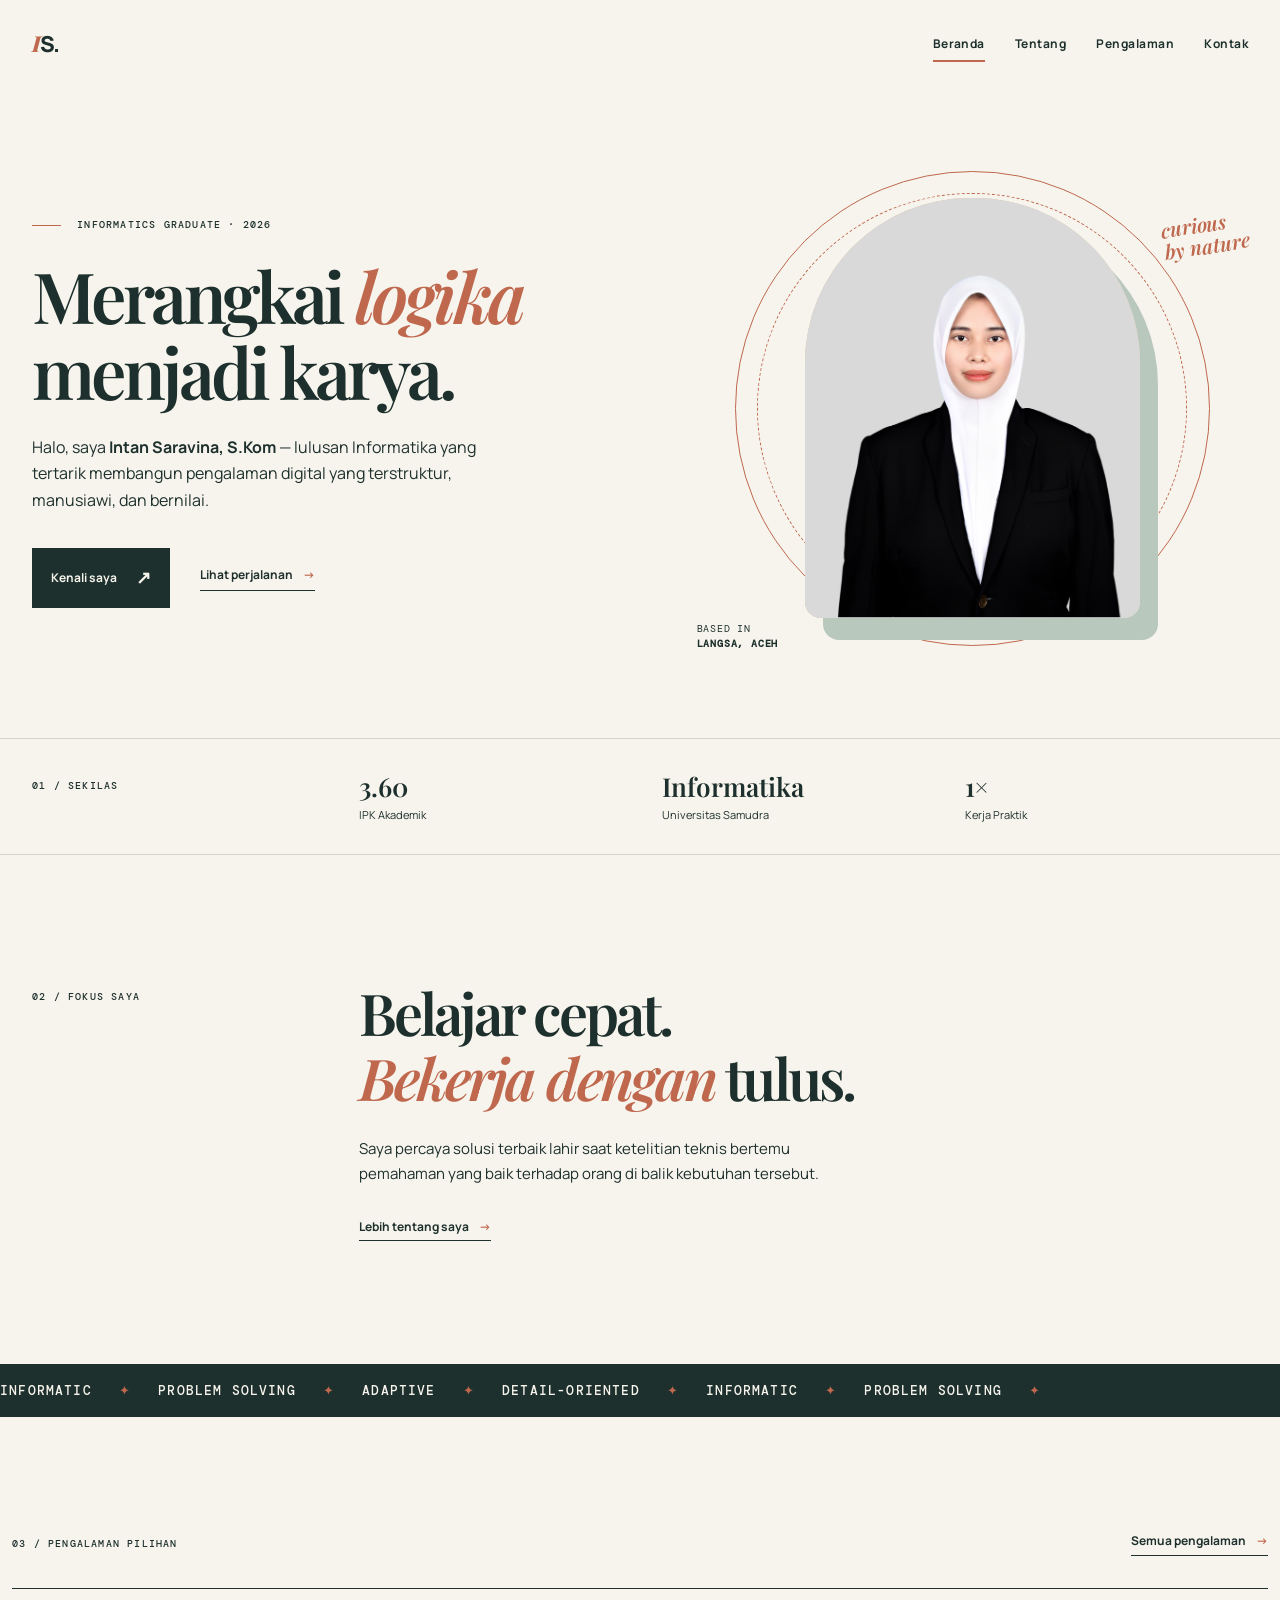
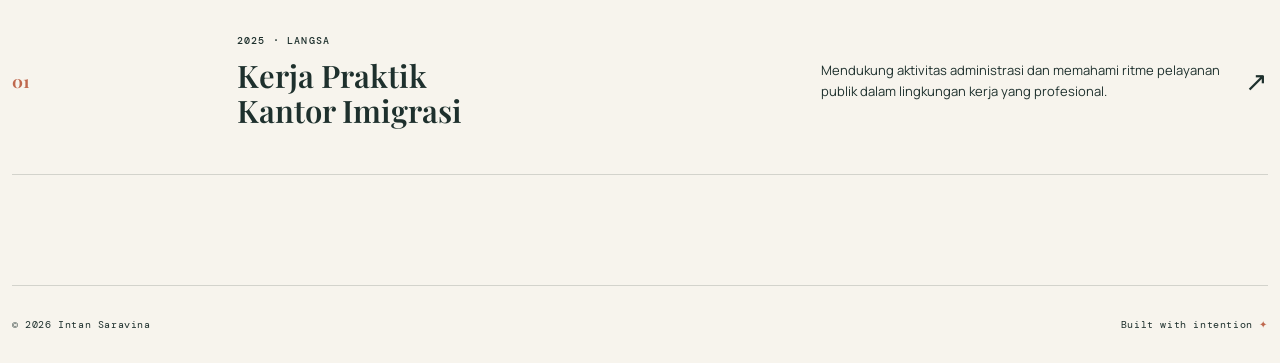
<file: index.html>
<!DOCTYPE html>
<html lang="id">
<head>
  <meta charset="UTF-8" />
  <meta name="viewport" content="width=device-width, initial-scale=1.0" />
  <meta name="description" content="Portofolio Intan Saravina, S.Kom — Informatika Universitas Samudra." />
  <title>Intan Saravina, S.Kom — Portfolio</title>
  <link rel="preconnect" href="https://fonts.googleapis.com" />
  <link rel="preconnect" href="https://fonts.gstatic.com" crossorigin />
  <link href="https://fonts.googleapis.com/css2?family=DM+Mono:wght@400;500&family=Manrope:wght@400;500;600;700;800&family=Playfair+Display:ital,wght@0,600;0,700;1,600&display=swap" rel="stylesheet" />
  <link rel="stylesheet" href="assets/css/style.css" />
</head>
<body>
  <div class="cursor-glow" aria-hidden="true"></div>
  <header class="site-header">
    <a class="brand" href="index.html" aria-label="Beranda Intan Saravina"><span>I</span>S.</a>
    <button class="menu-toggle" aria-label="Buka navigasi" aria-expanded="false"><i></i><i></i></button>
    <nav class="nav-links" aria-label="Navigasi utama">
      <a class="active" href="index.html">Beranda</a><a href="tentang.html">Tentang</a><a href="pengalaman.html">Pengalaman</a><a href="kontak.html">Kontak</a>
    </nav>
  </header>
  <main>
    <section class="hero">
      <div class="hero-copy reveal">
        <p class="eyebrow"><span></span> Informatics Graduate · 2026</p>
        <h1>Merangkai <em>logika</em><br />menjadi karya.</h1>
        <p class="hero-intro">Halo, saya <strong>Intan Saravina, S.Kom</strong> — lulusan Informatika yang tertarik membangun pengalaman digital yang terstruktur, manusiawi, dan bernilai.</p>
        <div class="hero-actions"><a class="button button-dark" href="tentang.html">Kenali saya <b>↗</b></a><a class="text-link" href="pengalaman.html">Lihat perjalanan <span>→</span></a></div>
      </div>
      <div class="hero-portrait reveal delay-1">
        <div class="portrait-orbit orbit-one"></div><div class="portrait-orbit orbit-two"></div>
        <div class="portrait-card">
          <img class="profile-photo" src="assets/images/intan-saravina.png" alt="Foto Intan Saravina" onerror="this.remove()" style="position:absolute;inset:0;width:100%;height:100%;object-fit:cover;z-index:3" />
          <div class="portrait-placeholder" role="img" aria-label="Ilustrasi fallback foto Intan Saravina"><div class="portrait-hair"></div><div class="portrait-face"></div><div class="portrait-neck"></div><div class="portrait-jacket"></div></div>
        </div>
        <span class="portrait-note">BASED IN<br /><b>LANGSA, ACEH</b></span>
        <span class="scribble">curious<br />by nature</span>
      </div>
    </section>
    <section class="quick-facts reveal">
      <p class="section-label">01 / Sekilas</p>
      <div class="facts-grid"><div><strong>3.60</strong><span>IPK Akademik</span></div><div><strong>Informatika</strong><span>Universitas Samudra</span></div><div><strong>1×</strong><span>Kerja Praktik</span></div></div>
    </section>
    <section class="feature-split reveal">
      <p class="section-label">02 / Fokus saya</p>
      <div><h2>Belajar cepat.<br /><em>Bekerja dengan</em> tulus.</h2><p>Saya percaya solusi terbaik lahir saat ketelitian teknis bertemu pemahaman yang baik terhadap orang di balik kebutuhan tersebut.</p><a class="text-link" href="tentang.html">Lebih tentang saya <span>→</span></a></div>
    </section>
    <section class="marquee" aria-label="Keahlian"><div>INFORMATIC <i>✦</i> PROBLEM SOLVING <i>✦</i> ADAPTIVE <i>✦</i> DETAIL-ORIENTED <i>✦</i> INFORMATIC <i>✦</i> PROBLEM SOLVING <i>✦</i></div></section>
    <section class="work-preview reveal"><div class="work-heading"><p class="section-label">03 / Pengalaman pilihan</p><a class="text-link" href="pengalaman.html">Semua pengalaman <span>→</span></a></div><article class="experience-card"><div class="experience-number">01</div><div><p class="eyebrow">2025 · LANGSA</p><h3>Kerja Praktik<br />Kantor Imigrasi</h3></div><p class="card-copy">Mendukung aktivitas administrasi dan memahami ritme pelayanan publik dalam lingkungan kerja yang profesional.</p><a href="pengalaman.html" aria-label="Detail kerja praktik">↗</a></article></section>
  </main>
  <footer class="site-footer"><p>© 2026 Intan Saravina</p><p>Built with intention <span>✦</span></p></footer>
  <script src="assets/js/main.js"></script>
</body>
</html>
</file>
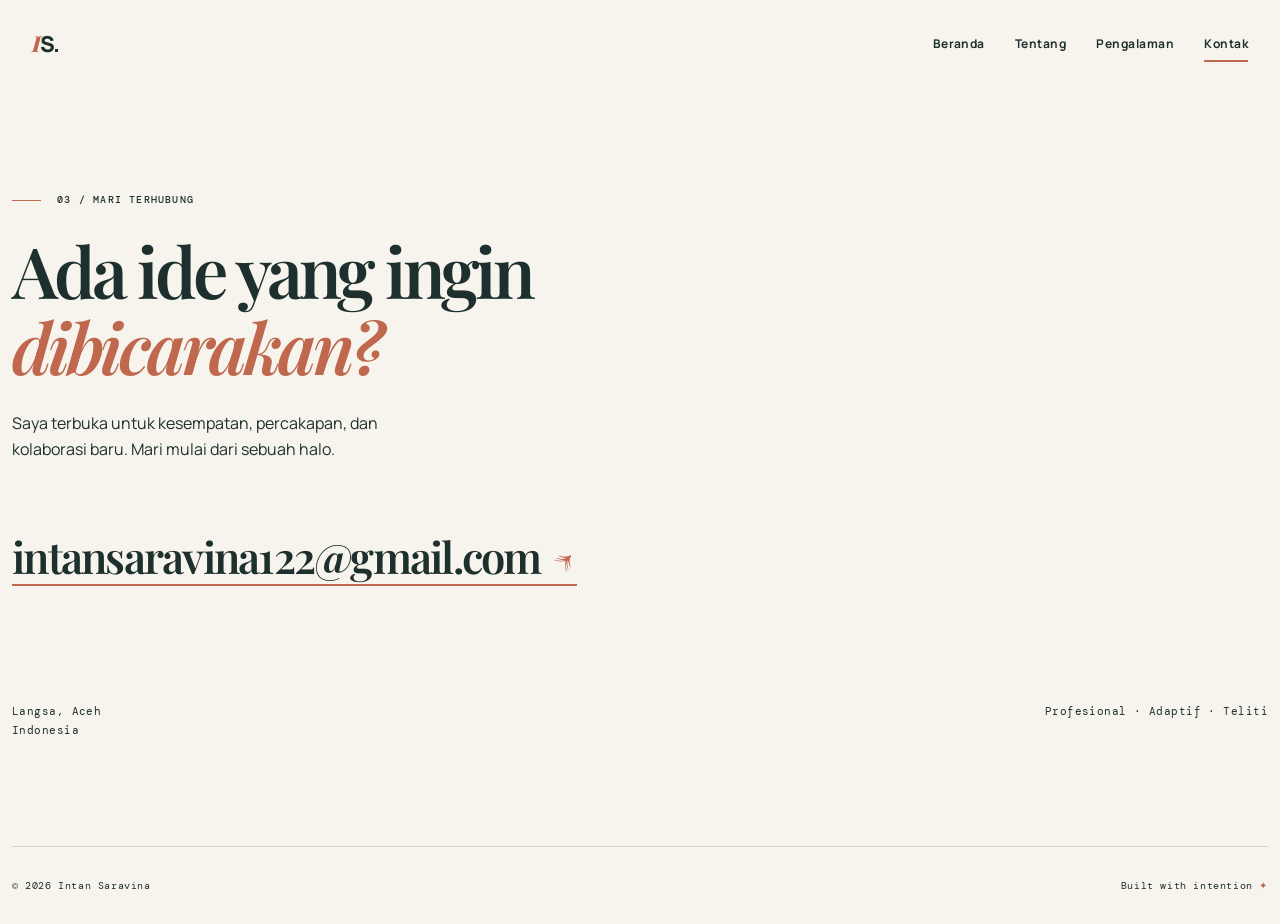
<file: kontak.html>
<!DOCTYPE html><html lang="id"><head><meta charset="UTF-8"/><meta name="viewport" content="width=device-width, initial-scale=1.0"/><title>Kontak — Intan Saravina</title><link rel="preconnect" href="https://fonts.googleapis.com"/><link rel="preconnect" href="https://fonts.gstatic.com" crossorigin/><link href="https://fonts.googleapis.com/css2?family=DM+Mono:wght@400;500&family=Manrope:wght@400;500;600;700;800&family=Playfair+Display:ital,wght@0,600;0,700;1,600&display=swap" rel="stylesheet"/><link rel="stylesheet" href="assets/css/style.css"/></head><body><header class="site-header"><a class="brand" href="index.html"><span>I</span>S.</a><button class="menu-toggle" aria-label="Buka navigasi" aria-expanded="false"><i></i><i></i></button><nav class="nav-links"><a href="index.html">Beranda</a><a href="tentang.html">Tentang</a><a href="pengalaman.html">Pengalaman</a><a class="active" href="kontak.html">Kontak</a></nav></header><main class="contact-page"><p class="eyebrow reveal"><span></span> 03 / Mari terhubung</p><h1 class="reveal">Ada ide yang ingin<br/><em>dibicarakan?</em></h1><p class="contact-intro reveal">Saya terbuka untuk kesempatan, percakapan, dan kolaborasi baru. Mari mulai dari sebuah halo.</p><a class="email-link reveal" href="mailto:intansaravina122@gmail.com">intansaravina122@gmail.com <span>↗</span></a><div class="contact-bottom reveal"><p>Langsa, Aceh<br/>Indonesia</p><p>Profesional · Adaptif · Teliti</p></div></main><footer class="site-footer"><p>© 2026 Intan Saravina</p><p>Built with intention <span>✦</span></p></footer><script src="assets/js/main.js"></script></body></html>
</file>
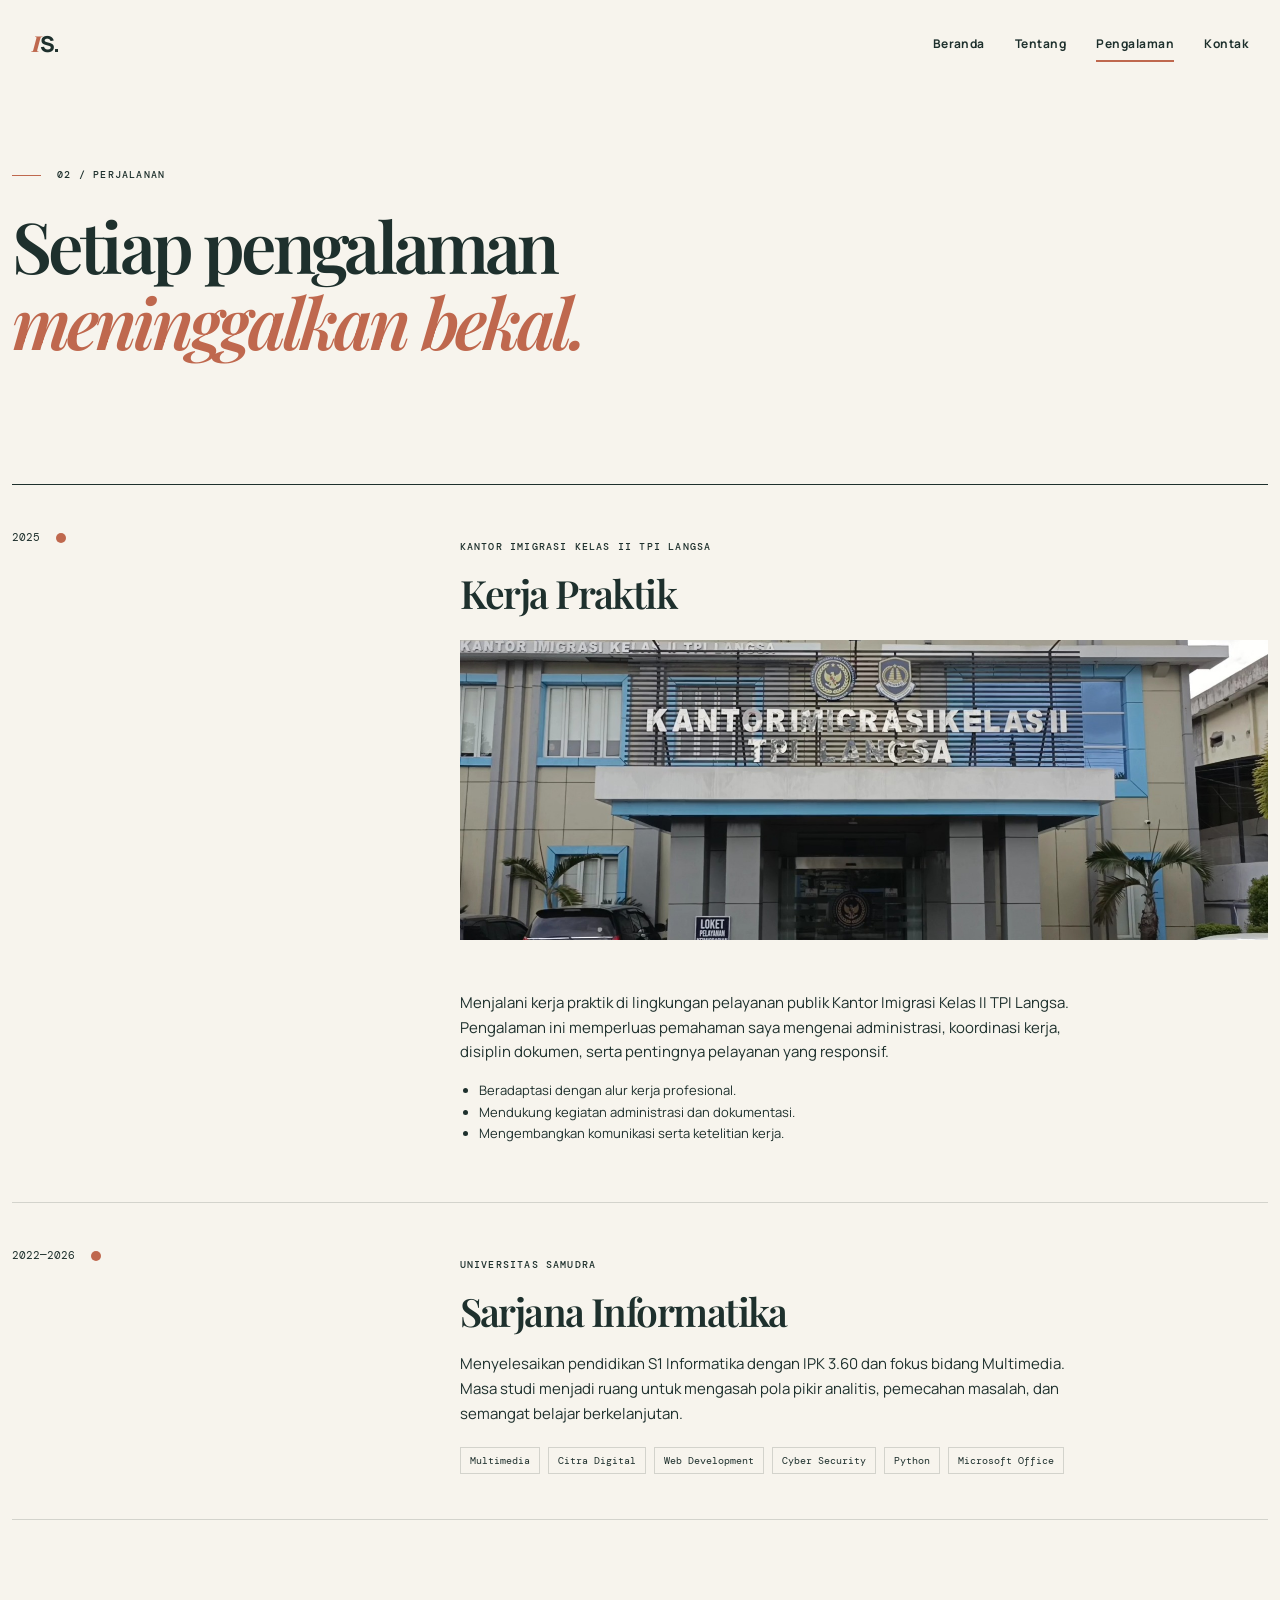
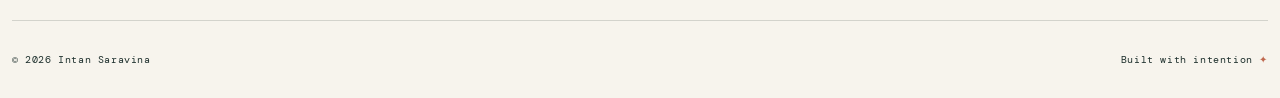
<file: pengalaman.html>
<!DOCTYPE html><html lang="id"><head><meta charset="UTF-8"/><meta name="viewport" content="width=device-width, initial-scale=1.0"/><title>Pengalaman — Intan Saravina</title><link rel="preconnect" href="https://fonts.googleapis.com"/><link rel="preconnect" href="https://fonts.gstatic.com" crossorigin/><link href="https://fonts.googleapis.com/css2?family=DM+Mono:wght@400;500&family=Manrope:wght@400;500;600;700;800&family=Playfair+Display:ital,wght@0,600;0,700;1,600&display=swap" rel="stylesheet"/><link rel="stylesheet" href="assets/css/style.css"/><style>.experience-image{width:100%;height:300px;object-fit:cover;margin:8px 0 28px}.timeline-content .skill-cloud{display:flex;flex-wrap:wrap;gap:8px;margin-top:20px}.timeline-content .skill-cloud span{border:1px solid var(--line);padding:6px 9px;font:10px var(--mono)}@media(max-width:760px){.experience-image{height:210px}}</style></head><body><header class="site-header"><a class="brand" href="index.html"><span>I</span>S.</a><button class="menu-toggle" aria-label="Buka navigasi" aria-expanded="false"><i></i><i></i></button><nav class="nav-links"><a href="index.html">Beranda</a><a href="tentang.html">Tentang</a><a class="active" href="pengalaman.html">Pengalaman</a><a href="kontak.html">Kontak</a></nav></header><main class="page"><section class="page-hero reveal"><p class="eyebrow"><span></span> 02 / Perjalanan</p><h1>Setiap pengalaman<br/><em>meninggalkan bekal.</em></h1></section><section class="timeline reveal"><article><div class="timeline-meta"><span>2025</span><i></i></div><div class="timeline-content"><p class="eyebrow">KANTOR IMIGRASI KELAS II TPI LANGSA</p><h2>Kerja Praktik</h2><img class="experience-image" src="assets/images/kantor-imigrasi-langsa.png" alt="Kantor Imigrasi Kelas II TPI Langsa"/><p>Menjalani kerja praktik di lingkungan pelayanan publik Kantor Imigrasi Kelas II TPI Langsa. Pengalaman ini memperluas pemahaman saya mengenai administrasi, koordinasi kerja, disiplin dokumen, serta pentingnya pelayanan yang responsif.</p><ul><li>Beradaptasi dengan alur kerja profesional.</li><li>Mendukung kegiatan administrasi dan dokumentasi.</li><li>Mengembangkan komunikasi serta ketelitian kerja.</li></ul></div></article><article><div class="timeline-meta"><span>2022—2026</span><i></i></div><div class="timeline-content"><p class="eyebrow">UNIVERSITAS SAMUDRA</p><h2>Sarjana Informatika</h2><p>Menyelesaikan pendidikan S1 Informatika dengan IPK 3.60 dan fokus bidang Multimedia. Masa studi menjadi ruang untuk mengasah pola pikir analitis, pemecahan masalah, dan semangat belajar berkelanjutan.</p><div class="skill-cloud"><span>Multimedia</span><span>Citra Digital</span><span>Web Development</span><span>Cyber Security</span><span>Python</span><span>Microsoft Office</span></div></div></article></section></main><footer class="site-footer"><p>© 2026 Intan Saravina</p><p>Built with intention <span>✦</span></p></footer><script src="assets/js/main.js"></script></body></html>
</file>
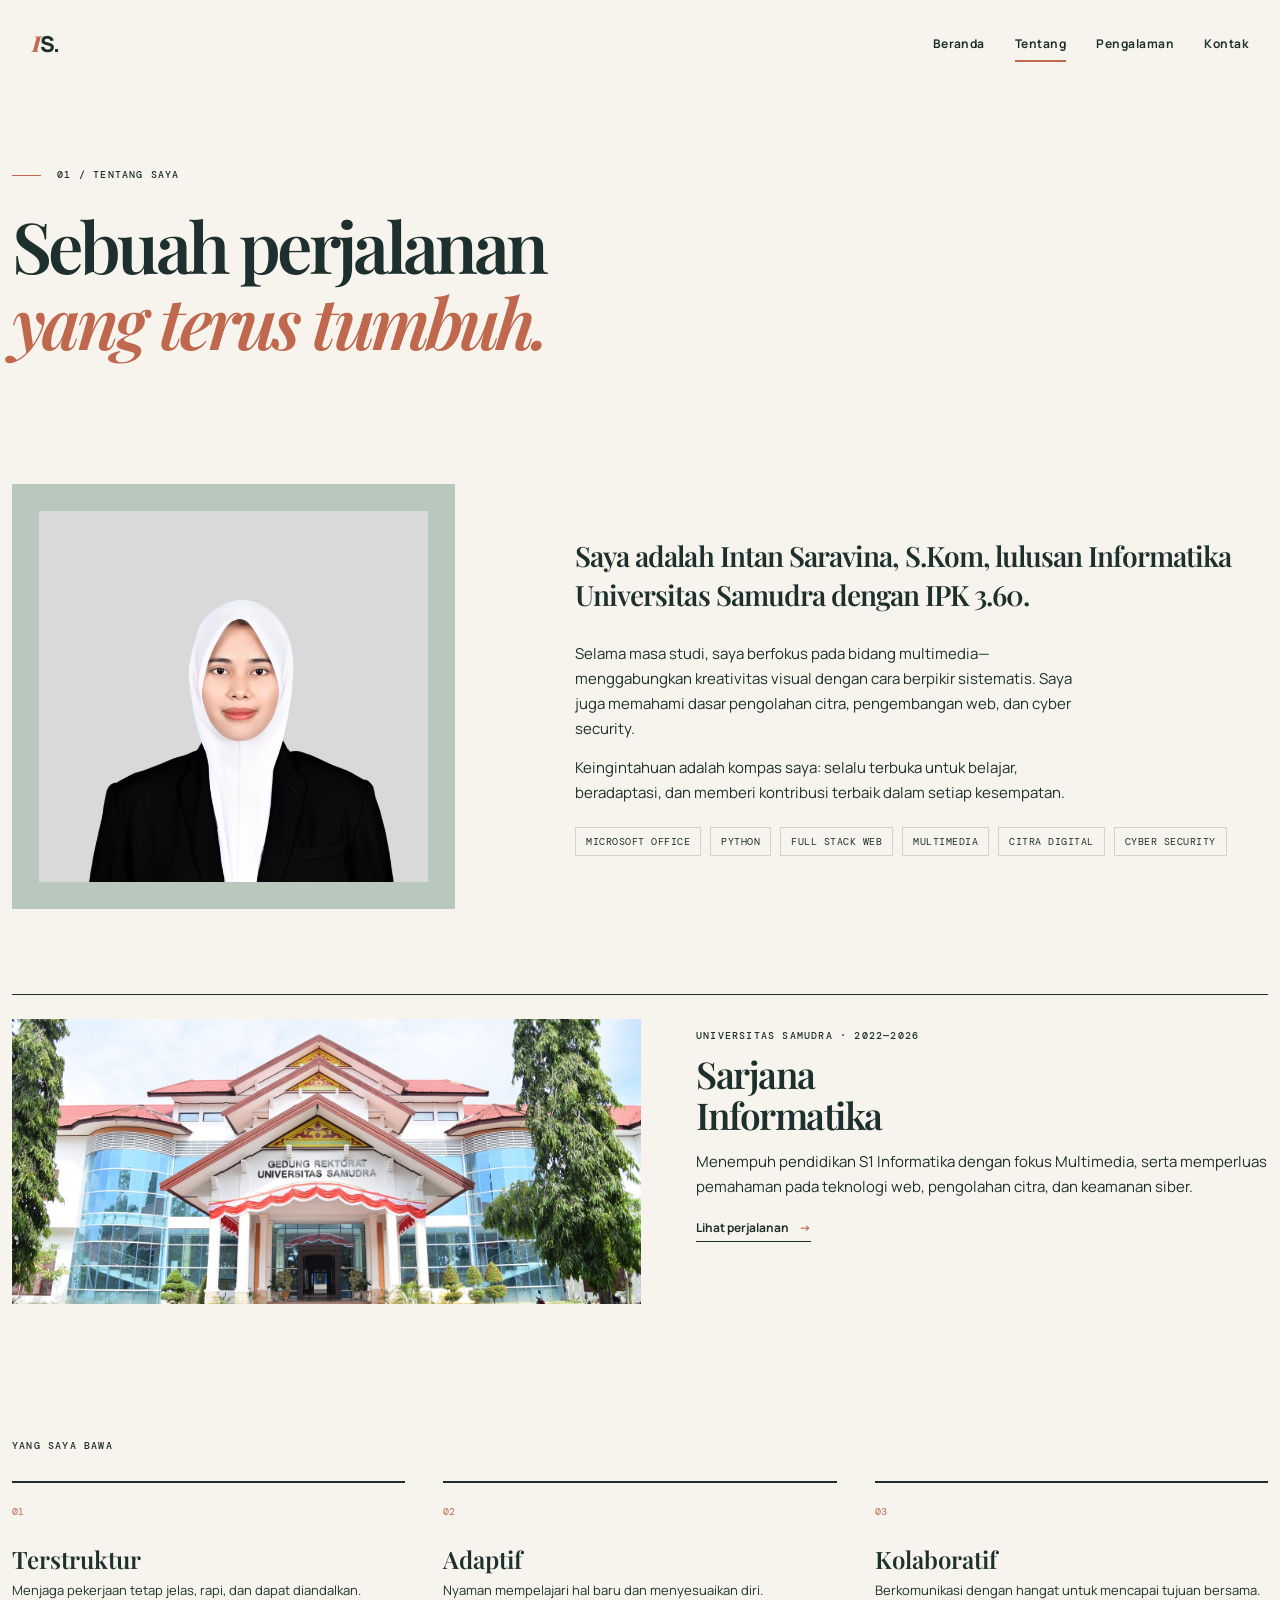
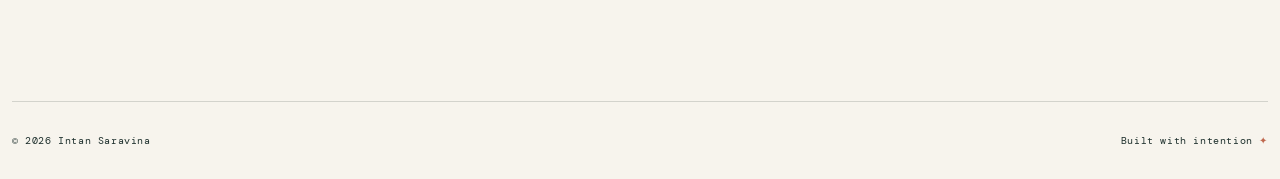
<file: tentang.html>
<!DOCTYPE html>
<html lang="id"><head><meta charset="UTF-8"/><meta name="viewport" content="width=device-width, initial-scale=1.0"/><title>Tentang — Intan Saravina</title><link rel="preconnect" href="https://fonts.googleapis.com"/><link rel="preconnect" href="https://fonts.gstatic.com" crossorigin/><link href="https://fonts.googleapis.com/css2?family=DM+Mono:wght@400;500&family=Manrope:wght@400;500;600;700;800&family=Playfair+Display:ital,wght@0,600;0,700;1,600&display=swap" rel="stylesheet"/><link rel="stylesheet" href="assets/css/style.css"/><style>.about-photo{width:100%;height:100%;object-fit:cover;object-position:center top}.profile-frame{height:425px;background:var(--sage);padding:27px}.education-card{margin-top:85px;padding-top:24px;border-top:1px solid var(--ink);display:grid;grid-template-columns:1.1fr 1fr;gap:55px}.education-card img{width:100%;height:285px;object-fit:cover}.education-card h2{font:600 37px/1.1 var(--serif);letter-spacing:-.04em;margin:11px 0}.skill-cloud{display:flex;flex-wrap:wrap;gap:9px;margin-top:21px}.skill-cloud span{border:1px solid var(--line);padding:7px 10px;font:10px var(--mono);letter-spacing:.05em}@media(max-width:760px){.profile-frame{height:365px}.education-card{grid-template-columns:1fr;gap:22px;margin-top:60px}.education-card img{height:220px}}</style></head><body><header class="site-header"><a class="brand" href="index.html"><span>I</span>S.</a><button class="menu-toggle" aria-label="Buka navigasi" aria-expanded="false"><i></i><i></i></button><nav class="nav-links"><a href="index.html">Beranda</a><a class="active" href="tentang.html">Tentang</a><a href="pengalaman.html">Pengalaman</a><a href="kontak.html">Kontak</a></nav></header><main class="page"><section class="page-hero reveal"><p class="eyebrow"><span></span> 01 / Tentang saya</p><h1>Sebuah perjalanan<br/><em>yang terus tumbuh.</em></h1></section><section class="about-grid reveal"><div class="profile-frame"><img class="about-photo" src="assets/images/intan-saravina.png" alt="Intan Saravina"/></div><div><p class="lead">Saya adalah Intan Saravina, S.Kom, lulusan Informatika Universitas Samudra dengan IPK 3.60.</p><p>Selama masa studi, saya berfokus pada bidang multimedia—menggabungkan kreativitas visual dengan cara berpikir sistematis. Saya juga memahami dasar pengolahan citra, pengembangan web, dan cyber security.</p><p>Keingintahuan adalah kompas saya: selalu terbuka untuk belajar, beradaptasi, dan memberi kontribusi terbaik dalam setiap kesempatan.</p><div class="skill-cloud" aria-label="Keahlian"><span>MICROSOFT OFFICE</span><span>PYTHON</span><span>FULL STACK WEB</span><span>MULTIMEDIA</span><span>CITRA DIGITAL</span><span>CYBER SECURITY</span></div></div></section><section class="education-card reveal"><img src="assets/images/universitas-samudra.png" alt="Universitas Samudra"/><div><p class="eyebrow">UNIVERSITAS SAMUDRA · 2022—2026</p><h2>Sarjana<br/>Informatika</h2><p>Menempuh pendidikan S1 Informatika dengan fokus Multimedia, serta memperluas pemahaman pada teknologi web, pengolahan citra, dan keamanan siber.</p><a class="text-link" href="pengalaman.html">Lihat perjalanan <span>→</span></a></div></section><section class="values reveal"><p class="section-label">Yang saya bawa</p><div class="values-grid"><article><b>01</b><h3>Terstruktur</h3><p>Menjaga pekerjaan tetap jelas, rapi, dan dapat diandalkan.</p></article><article><b>02</b><h3>Adaptif</h3><p>Nyaman mempelajari hal baru dan menyesuaikan diri.</p></article><article><b>03</b><h3>Kolaboratif</h3><p>Berkomunikasi dengan hangat untuk mencapai tujuan bersama.</p></article></div></section></main><footer class="site-footer"><p>© 2026 Intan Saravina</p><p>Built with intention <span>✦</span></p></footer><script src="assets/js/main.js"></script></body></html>
</file>
<file: assets/css/style.css>
:root{--ink:#1e302d;--cream:#f7f4ed;--paper:#eeeadf;--clay:#bf684e;--sage:#b8c8bd;--line:rgba(30,48,45,.17);--mono:'DM Mono',monospace;--sans:'Manrope',sans-serif;--serif:'Playfair Display',serif}*{box-sizing:border-box}html{scroll-behavior:smooth}body{margin:0;background:var(--cream);color:var(--ink);font-family:var(--sans);font-size:15px;line-height:1.65}.site-header{height:88px;max-width:1320px;margin:auto;padding:0 32px;display:flex;align-items:center;justify-content:space-between}.brand{font-size:22px;font-weight:800;color:var(--ink);text-decoration:none;letter-spacing:-1px}.brand span{font-family:var(--serif);font-style:italic;color:var(--clay)}.nav-links{display:flex;gap:30px}.nav-links a{font-size:12px;font-weight:700;letter-spacing:.04em;text-decoration:none;color:var(--ink);position:relative;padding:8px 0}.nav-links a:after{content:'';height:2px;position:absolute;left:0;bottom:0;background:var(--clay);width:0;transition:.25s}.nav-links a.active:after,.nav-links a:hover:after{width:100%}.menu-toggle{display:none}.hero{min-height:650px;max-width:1320px;margin:auto;padding:58px 32px 68px;display:grid;grid-template-columns:1.05fr .95fr;align-items:center;gap:55px}.eyebrow,.section-label{font:500 10px/1.4 var(--mono);letter-spacing:.12em;text-transform:uppercase}.eyebrow span{display:inline-block;width:29px;border-top:1px solid var(--clay);vertical-align:middle;margin-right:9px}.hero h1,.page-hero h1,.contact-page h1{font:600 clamp(48px,5.5vw,82px)/1.08 var(--serif);letter-spacing:-.055em;margin:25px 0}.hero h1 em,.page-hero h1 em,.contact-page h1 em{font-weight:600;color:var(--clay)}.hero-intro{max-width:500px;font-size:16px}.hero-actions{display:flex;align-items:center;gap:30px;margin-top:35px}.button{display:inline-flex;gap:19px;align-items:center;text-decoration:none;padding:15px 19px;font-weight:700;font-size:12px}.button-dark{background:var(--ink);color:var(--cream)}.button b{font-size:18px}.text-link{color:var(--ink);text-decoration:none;font-weight:700;font-size:12px;border-bottom:1px solid var(--ink);padding-bottom:5px}.text-link span{color:var(--clay);margin-left:8px}.hero-portrait{height:500px;position:relative;display:flex;align-items:center;justify-content:center}.portrait-card{height:420px;width:335px;background:#d8cbbb;border-radius:165px 165px 16px 16px;overflow:hidden;position:relative;z-index:1;box-shadow:18px 22px 0 var(--sage)}.portrait-placeholder{height:100%;position:relative;overflow:hidden;background:linear-gradient(130deg,#d7c2a4,#f5e9d4)}.portrait-placeholder:after{content:'';position:absolute;inset:0;background:linear-gradient(180deg,transparent 60%,rgba(40,30,25,.08))}.portrait-hair{position:absolute;background:#29201d;border-radius:52% 52% 38% 40%;width:185px;height:235px;top:67px;left:75px}.portrait-face{position:absolute;width:130px;height:165px;background:#bc7c58;border-radius:45% 45% 46% 46%;top:104px;left:102px;z-index:2}.portrait-face:after{content:'';position:absolute;left:24px;top:70px;width:77px;height:19px;border-bottom:3px solid #714333;border-radius:50%}.portrait-neck{position:absolute;width:53px;height:70px;background:#b87552;top:240px;left:140px;z-index:1}.portrait-jacket{position:absolute;width:265px;height:190px;background:#ece5db;bottom:-25px;left:35px;z-index:2;border-radius:47% 47% 0 0}.portrait-jacket:after{content:'';position:absolute;left:106px;top:0;height:190px;border-left:1px solid #b9aa98;transform:rotate(24deg)}.portrait-orbit{position:absolute;border:1px solid var(--clay);border-radius:50%;z-index:0}.orbit-one{height:475px;width:475px;animation:spin 20s linear infinite}.orbit-two{height:430px;width:430px;border-style:dashed;animation:spin 14s linear infinite reverse}.portrait-note{position:absolute;bottom:7px;left:0;font:10px/1.5 var(--mono);letter-spacing:.08em;z-index:2}.scribble{position:absolute;right:0;top:55px;font:italic 600 20px/1.1 var(--serif);color:var(--clay);transform:rotate(-9deg);z-index:2}.quick-facts{border-top:1px solid var(--line);border-bottom:1px solid var(--line);padding:30px max(32px,calc((100vw - 1256px)/2));display:grid;grid-template-columns:1fr 3fr;gap:30px}.facts-grid{display:grid;grid-template-columns:repeat(3,1fr);gap:20px}.facts-grid div{display:grid;gap:2px}.facts-grid strong{font:600 26px var(--serif)}.facts-grid span{font-size:11px}.feature-split{padding:125px max(32px,calc((100vw - 1256px)/2));display:grid;grid-template-columns:1fr 3fr;gap:30px}.feature-split>div{max-width:690px}.feature-split h2{font:600 clamp(35px,4.5vw,59px)/1.13 var(--serif);letter-spacing:-.05em;margin:0}.feature-split h2 em{color:var(--clay)}.feature-split p:not(.section-label){max-width:500px;margin:27px 0}.marquee{overflow:hidden;white-space:nowrap;background:var(--ink);color:var(--cream);padding:18px 0;font:500 13px var(--mono);letter-spacing:.09em}.marquee div{animation:marquee 22s linear infinite;display:inline-block}.marquee i{font-style:normal;color:var(--clay);padding:0 18px}.work-preview{max-width:1256px;margin:auto;padding:110px 0}.work-heading{display:flex;justify-content:space-between;align-items:center;margin-bottom:27px}.experience-card{border-top:1px solid var(--ink);border-bottom:1px solid var(--line);padding:35px 0;display:grid;grid-template-columns:.5fr 1.4fr 1fr auto;gap:25px;align-items:center}.experience-number{font:700 17px var(--serif);color:var(--clay)}.experience-card h3{font:600 31px/1.15 var(--serif);margin:10px 0}.card-copy{font-size:13px}.experience-card>a{font-size:27px;color:var(--ink);text-decoration:none}.site-footer{max-width:1256px;margin:auto;border-top:1px solid var(--line);padding:22px 0;display:flex;justify-content:space-between;font:10px var(--mono);letter-spacing:.06em}.site-footer span{color:var(--clay)}.page{max-width:1256px;margin:auto;padding:55px 0 100px}.page-hero{padding:15px 0 100px}.about-grid{display:grid;grid-template-columns:.8fr 1.25fr;gap:120px;align-items:center}.about-portrait{height:425px;background:var(--sage);padding:27px}.portrait-placeholder.small{height:100%;background:linear-gradient(145deg,#d8c5ad,#eee4d4)}.lead{font:600 28px/1.38 var(--serif);letter-spacing:-.035em;margin-top:0}.about-grid p:not(.lead){max-width:520px}.values{margin-top:135px}.values-grid{display:grid;grid-template-columns:repeat(3,1fr);gap:38px;margin-top:28px}.values-grid article{border-top:2px solid var(--ink);padding-top:15px}.values-grid b{font:10px var(--mono);color:var(--clay)}.values-grid h3{font:600 24px var(--serif);margin:20px 0 5px}.values-grid p{font-size:13px;margin:0}.timeline{border-top:1px solid var(--ink)}.timeline article{display:grid;grid-template-columns:1fr 2.2fr;gap:80px;border-bottom:1px solid var(--line);padding:45px 0}.timeline-meta{font:11px var(--mono);display:flex;gap:16px}.timeline-meta i{height:10px;width:10px;background:var(--clay);border-radius:50%;margin-top:3px}.timeline-content h2{font:600 39px var(--serif);letter-spacing:-.04em;margin:13px 0}.timeline-content>p:not(.eyebrow){max-width:630px}.timeline-content ul{padding-left:19px;font-size:13px}.contact-page{max-width:1256px;min-height:650px;margin:auto;padding:95px 0}.contact-page h1{margin-bottom:26px}.contact-intro{max-width:410px;font-size:16px}.email-link{display:block;width:max-content;max-width:100%;font:600 clamp(22px,3.4vw,47px)/1.3 var(--serif);letter-spacing:-.04em;color:var(--ink);text-decoration:none;border-bottom:2px solid var(--clay);margin-top:65px}.email-link span{color:var(--clay)}.contact-bottom{display:flex;justify-content:space-between;margin-top:105px;font:11px/1.7 var(--mono);letter-spacing:.04em}.reveal{opacity:0;transform:translateY(20px);transition:opacity .75s ease,transform .75s ease}.reveal.visible{opacity:1;transform:none}.delay-1{transition-delay:.13s}@keyframes spin{to{transform:rotate(360deg)}}@keyframes marquee{to{transform:translateX(-50%)}}@media(max-width:760px){.site-header{height:74px;padding:0 22px}.menu-toggle{display:grid;border:0;background:transparent;width:30px;gap:5px;padding:5px}.menu-toggle i{border-top:1px solid var(--ink)}.nav-links{display:none;position:absolute;left:0;top:74px;width:100%;background:var(--cream);z-index:5;padding:18px 22px 24px;box-shadow:0 12px 14px #0000000d}.nav-links.open{display:grid;gap:10px}.hero{grid-template-columns:1fr;padding:52px 22px 55px;gap:25px;min-height:auto}.hero h1{font-size:52px}.hero-portrait{height:410px;order:-1}.portrait-card{height:340px;width:270px}.portrait-hair{transform:scale(.8);transform-origin:top left;left:60px;top:67px}.portrait-face{transform:scale(.8);transform-origin:top left;left:82px;top:103px}.portrait-neck{transform:scale(.8);transform-origin:top left;left:113px;top:230px}.portrait-jacket{transform:scale(.8);transform-origin:top left;left:21px;bottom:-20px}.orbit-one{height:365px;width:365px}.orbit-two{height:330px;width:330px}.quick-facts,.feature-split{padding:33px 22px;grid-template-columns:1fr;gap:18px}.facts-grid{grid-template-columns:1fr 1fr}.facts-grid div:last-child{grid-column:span 2}.feature-split{padding:75px 22px}.work-preview,.page{padding:65px 22px}.experience-card{grid-template-columns:25px 1fr;gap:12px}.card-copy{grid-column:2}.experience-card>a{display:none}.site-footer{margin:0 22px}.page-hero{padding-bottom:55px}.page-hero h1{font-size:47px}.about-grid,.timeline article{grid-template-columns:1fr;gap:30px}.about-portrait{height:360px}.values{margin-top:75px}.values-grid{grid-template-columns:1fr}.timeline article{padding:30px 0}.timeline-content h2{font-size:32px}.contact-page{padding:65px 22px}.contact-page h1{font-size:48px}.contact-bottom{margin-top:70px}.scribble{right:5px;top:20px}.portrait-note{left:5px}}
</file>
